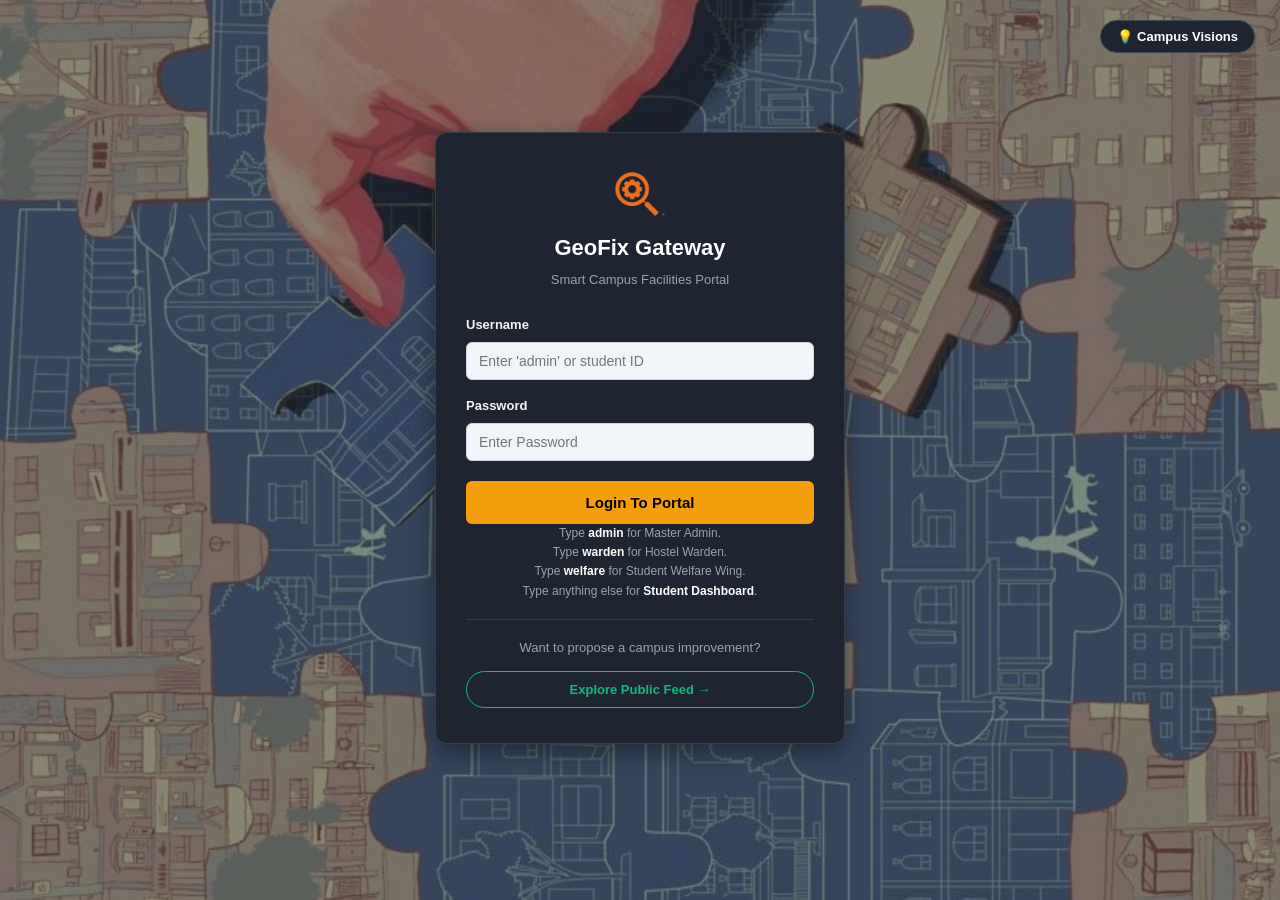
<file: index.html>
<!DOCTYPE html>
<html lang="en">
<head>
  <meta charset="UTF-8">
  <meta name="viewport" content="width=device-width, initial-scale=1.0">
  <title>GeoFix - Login</title>
  <link rel="stylesheet" href="style.css">
  <link rel="stylesheet" href="style-second.css">
</head>
<body>

  <!-- Background overlay structure -->
  <div class="background-wrapper">
    <div class="overlay"></div>
  </div>

  <!-- Header Section with Navigation Controls -->
  <header class="header-nav">
    <nav aria-label="Quick Actions">
      <button type="button" class="btn-vision" onclick="navigateToFeed()">
        &#128161; Campus Visions
      </button>
    </nav>
  </header>

  <!-- Main Content: Centered Login Card -->
  <main class="page-container">
    <section class="card login-card">
      
      <!-- Card Branding Header -->
      <header class="brand-header">
        <img src="logo_ff.png" alt="GeoFix Logo" class="logo-image">
        <h2>GeoFix Gateway</h2>
        <p class="subtitle">Smart Campus Facilities Portal</p>
      </header>

      <!-- User Login Form -->
      <form id="loginForm" method="post" action="#">
        
        <div class="form-group">
          <label for="username">Username</label>
          <input 
            type="text" 
            id="username" 
            name="username" 
            placeholder="Enter 'admin' or student ID" 
            required
          >
        </div>

        <div class="form-group">
          <label for="password">Password</label>
          <input 
            type="password" 
            id="password" 
            name="password" 
            placeholder="Enter Password" 
            required
          >
        </div>

        <button type="submit" id="submitBtn" class="btn-submit">
          Login To Portal
        </button>

      </form>

      <!-- Card Information and Links Footer -->
      <footer class="card-footer">
        <div class="login-hint">
          <p>Type <strong>admin</strong> for Master Admin.</p>
          <p>Type <strong>warden</strong> for Hostel Warden.</p>
          <p>Type <strong>welfare</strong> for Student Welfare Wing.</p>
          <p>Type anything else for <strong>Student Dashboard</strong>.</p>
        </div>

        <hr class="separator">

        <section class="improvement-section">
          <p class="proposal-text">Want to propose a campus improvement?</p>
          <button type="button" class="btn-public-feed" onclick="navigateToFeed()">
            Explore Public Feed &rarr;
          </button>
        </section>
      </footer>

    </section>
  </main>

  <script src="script.js"></script>
</body>
</html>
</file>
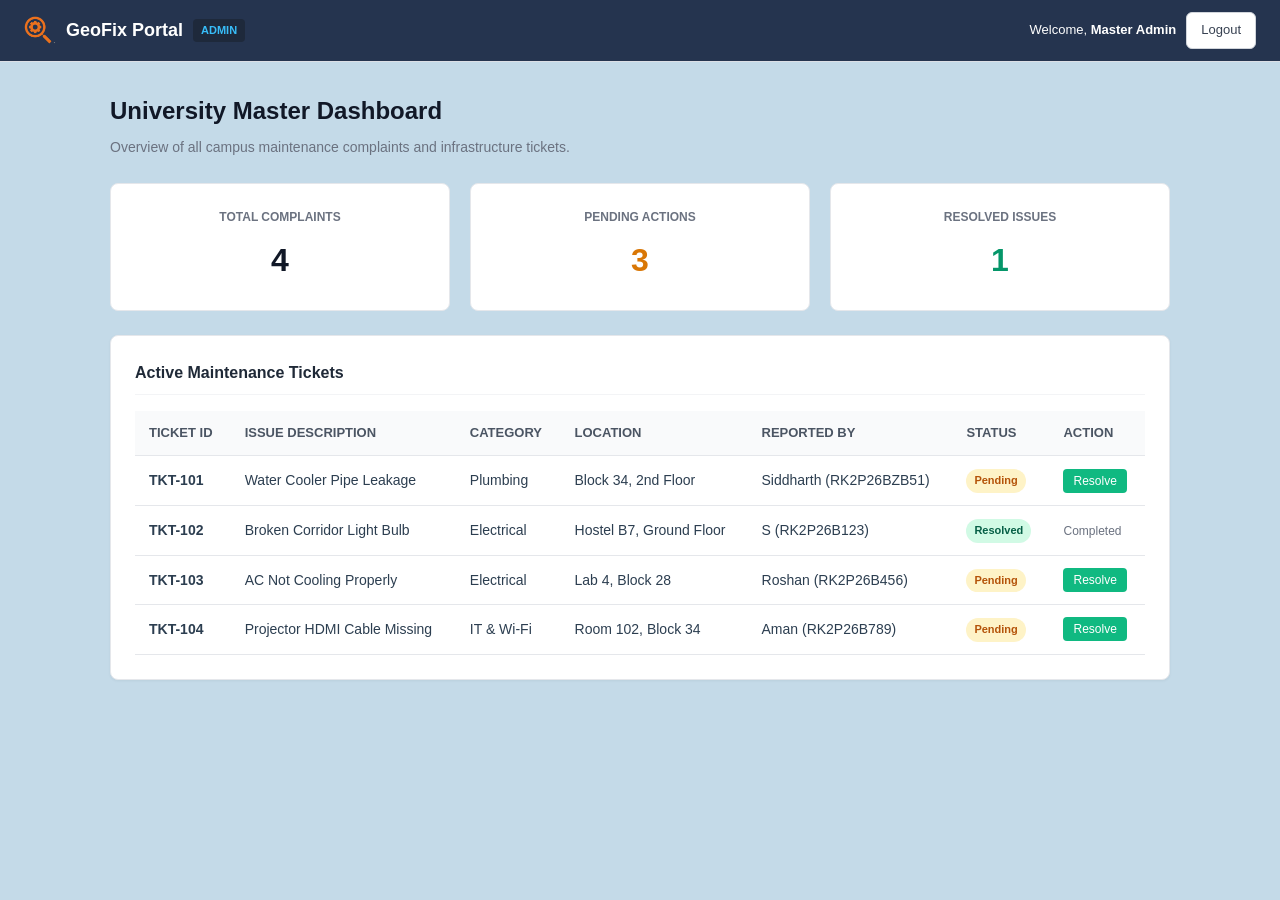
<file: admin.html>
<!DOCTYPE html>
<html lang="en">
<head>
  <meta charset="UTF-8">
  <meta name="viewport" content="width=device-width, initial-scale=1.0">
  <title>GeoFix - Admin Dashboard</title>
  <link rel="stylesheet" href="style.css">
  <link rel="stylesheet" href="style-second.css">
</head>
<body>

  <!-- Top Navigation Bar -->
  <header class="navbar">
    <div class="nav-brand">
      <img src="logo_ff.png" alt="GeoFix Logo">
      <h1>GeoFix Portal</h1>
      <span class="nav-badge" style="background-color: #1e293b; color: #38bdf8;">Admin</span>
    </div>

    <nav class="nav-links" aria-label="Admin Navigation">
      <span id="adminWelcomeText" style="font-size: 13px; color: #ffffff;">Welcome, <strong>Master Admin</strong></span>
      <a href="index.html" class="nav-btn" onclick="logoutUser()">Logout</a>
    </nav>
  </header>

  <!-- Main Content Container -->
  <main class="container">
    
    <header class="page-header">
      <h2 id="adminPageTitle">University Master Dashboard</h2>
      <p id="adminPageSubtitle">Overview of all campus maintenance complaints and infrastructure tickets.</p>
    </header>

    <!-- ========================================================
         1. MAINTENANCE SECTION (Visible for Master Admin & Warden)
         ======================================================== -->
    <div id="maintenance-only">
      <!-- KPI Summary Row (Using Simple CSS Flex) -->
      <section class="stats-grid" aria-label="Complaint Statistics">
        <article class="stat-card">
          <h3>Total Complaints</h3>
          <p class="stat-number" id="statTotal">4</p>
        </article>

        <article class="stat-card">
          <h3>Pending Actions</h3>
          <p class="stat-number stat-pending" id="statPending">3</p>
        </article>

        <article class="stat-card">
          <h3>Resolved Issues</h3>
          <p class="stat-number stat-resolved" id="statResolved">1</p>
        </article>
      </section>

      <!-- Complaints Data Table Card -->
      <section class="card">
        <h3 class="card-title">Active Maintenance Tickets</h3>

        <div class="table-responsive">
          <table id="complaintsTable">
            <thead>
              <tr>
                <th>Ticket ID</th>
                <th>Issue Description</th>
                <th>Category</th>
                <th>Location</th>
                <th>Reported By</th>
                <th>Status</th>
                <th>Action</th>
              </tr>
            </thead>
            <tbody id="tableBody">
              <tr data-status="Pending">
                <td><strong>TKT-101</strong></td>
                <td>Water Cooler Pipe Leakage</td>
                <td>Plumbing</td>
                <td>Block 34, 2nd Floor</td>
                <td>Siddharth (RK2P26BZB51)</td>
                <td><span class="badge badge-pending">Pending</span></td>
                <td><button type="button" class="btn-action" onclick="resolveTicket(this, 'TKT-101')">Resolve</button></td>
              </tr>
              <tr data-status="Resolved">
                <td><strong>TKT-102</strong></td>
                <td>Broken Corridor Light Bulb</td>
                <td>Electrical</td>
                <td>Hostel B7, Ground Floor</td>
                <td>S (RK2P26B123)</td>
                <td><span class="badge badge-resolved">Resolved</span></td>
                <td><span style="color: #6b7280; font-size: 12px;">Completed</span></td>
              </tr>
              <tr data-status="Pending">
                <td><strong>TKT-103</strong></td>
                <td>AC Not Cooling Properly</td>
                <td>Electrical</td>
                <td>Lab 4, Block 28</td>
                <td>Roshan (RK2P26B456)</td>
                <td><span class="badge badge-pending">Pending</span></td>
                <td><button type="button" class="btn-action" onclick="resolveTicket(this, 'TKT-103')">Resolve</button></td>
              </tr>
              <tr data-status="Pending">
                <td><strong>TKT-104</strong></td>
                <td>Projector HDMI Cable Missing</td>
                <td>IT & Wi-Fi</td>
                <td>Room 102, Block 34</td>
                <td>Aman (RK2P26B789)</td>
                <td><span class="badge badge-pending">Pending</span></td>
                <td><button type="button" class="btn-action" onclick="resolveTicket(this, 'TKT-104')">Resolve</button></td>
              </tr>
            </tbody>
          </table>
        </div>
      </section>
    </div>

    <!-- ========================================================
         2. STUDENT WELFARE SECTION (Visible for Welfare Officer)
         ======================================================== -->
    <section id="welfare-ideas-section" class="card" style="display: none;">
      <div style="margin-bottom: 16px; padding-bottom: 10px; border-bottom: 1px solid #f3f4f6;">
        <h3 style="font-size: 18px; color: #111827; margin-bottom: 0;">&#128161; Qualified Student Initiatives</h3>
      </div>

      <!-- Initiative Approval Card -->
      <article class="card" style="background-color: #f8fafc; border: 1px solid #e2e8f0; margin-bottom: 0;">
        <div style="display: flex; justify-content: space-between; align-items: center; flex-wrap: wrap; gap: 16px;">
          <div>
            <h4 style="font-size: 16px; color: #111827; margin-bottom: 4px;">Open-Air Study Lounge (Block 34)</h4>
            <p style="font-size: 13px; color: #4b5563; margin-bottom: 0;">
              Proposed by: <strong>Siddharth Kumar</strong> &bull; Total Community Upvotes: <strong>50/50</strong>
            </p>
          </div>
          
          <div id="welfareActionButtons" style="display: flex; gap: 10px;">
            <button type="button" class="btn-secondary" style="color: #dc2626; border-color: #fca5a5;" onclick="reviewProposal('rejected')">
              Reject
            </button>
            <button type="button" class="btn-action" onclick="reviewProposal('approved')">
              &#10003; Approve Initiative
            </button>
          </div>
        </div>
      </article>
    </section>

  </main>

  <script src="script.js"></script>
</body>
</html>
</file>
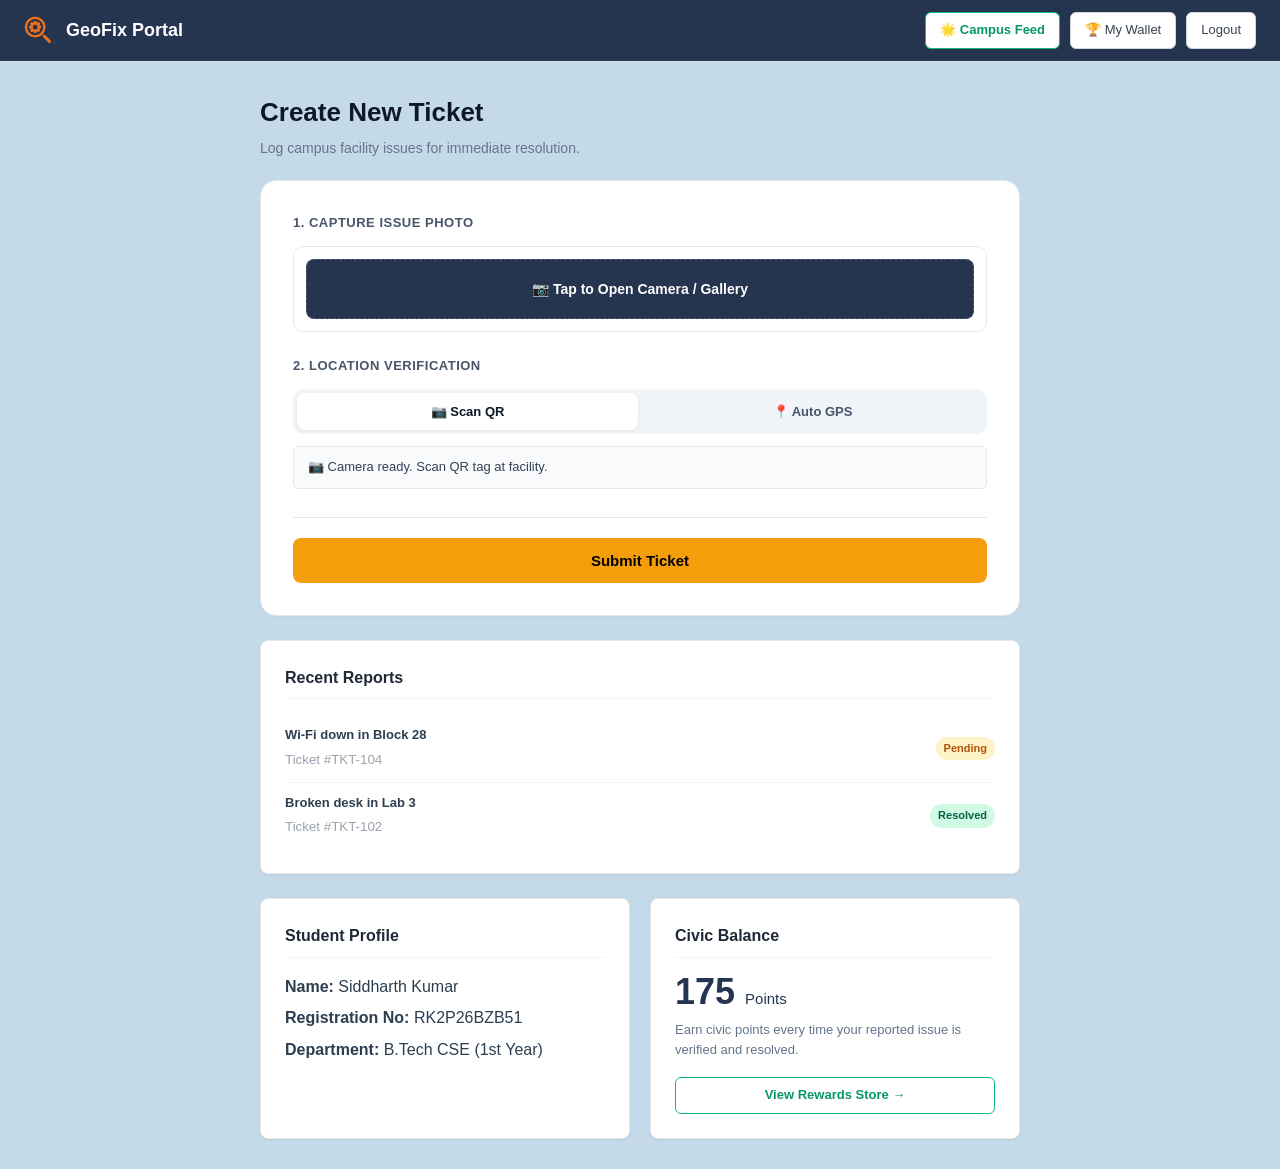
<file: dashboard.html>
<!DOCTYPE html>
<html lang="en">
<head>
  <meta charset="UTF-8">
  <meta name="viewport" content="width=device-width, initial-scale=1.0">
  <title>GeoFix - Student Dashboard</title>
  <link rel="stylesheet" href="style.css">
  <link rel="stylesheet" href="style-second.css">
</head>
<body>

  <!-- Top Navigation Bar -->
  <header class="navbar">
    <div class="nav-brand">
      <img src="logo_ff.png" alt="GeoFix Logo">
      <h1>GeoFix Portal</h1>
    </div>

    <nav class="nav-links" aria-label="Student Navigation">
      <a href="feed.html" class="nav-btn nav-btn-outline">&#127775; Campus Feed</a>
      <a href="rewards.html" class="nav-btn">&#127942; My Wallet</a>
      <a href="index.html" class="nav-btn" onclick="logoutUser()">Logout</a>
    </nav>
  </header>

  <!-- Main Content Container (Centered Single Column Layout) -->
  <main class="container dashboard-container">
    
    <!-- Header Section -->
    <header class="page-header" style="margin-bottom: 20px;">
      <h2 style="font-size: 26px; font-weight: 700; color: #0f172a; margin-bottom: 4px;">Create New Ticket</h2>
      <p style="color: #64748b; font-size: 14px;">Log campus facility issues for immediate resolution.</p>
    </header>

    <!-- 1. Ticket Creation Card -->
    <article class="ticket-card">
      <form id="ticketForm" method="post" action="#" onsubmit="handleTicketSubmit(event)">
        
        <!-- STEP 1: CAPTURE ISSUE PHOTO -->
        <div class="ticket-step">
          <label class="step-label">1. CAPTURE ISSUE PHOTO</label>
          <div class="photo-upload-wrapper">
            <input 
              type="file" 
              id="ticketPhoto" 
              accept="image/*" 
              capture="environment" 
              onchange="previewPhoto(this)"
            >
            <div class="photo-dashed-box" id="uploadLabel">
              &#128247; Tap to Open Camera / Gallery
            </div>
          </div>

          <!-- AI Processing Simulation (Hidden by default) -->
          <div id="aiProcessingBox" class="ai-processing-box" style="display: none;">
            <div class="spinner"></div>
            <div class="processing-text">
              <strong>AI Analyzing Issue Photo...</strong>
              <p>Detecting facility category and severity level</p>
            </div>
          </div>

          <!-- AI Verdict Box (Appears after analysis) -->
          <div id="aiVerdictBox" class="ai-verdict-box" style="display: none;">
            <div class="verdict-header">
              <span class="verdict-tag">&#129302; AI Detected</span>
            </div>
            <p class="verdict-title">
              Detected Issue: <strong>Plumbing Leakage (High Priority)</strong>
            </p>
            <div id="aiActionButtons" class="verdict-actions">
              <button type="button" class="btn-confirm" onclick="setCategory('Plumbing')">
                &#10003; Confirm
              </button>
              <button type="button" class="btn-edit" onclick="document.getElementById('manualCategoryBox').style.display='block'">
                &#9998; Edit Manually
              </button>
            </div>
            <!-- Manual Category Dropdown (Shown on Edit Manually) -->
            <div id="manualCategoryBox" class="manual-category-box" style="display: none;">
              <label for="manualCategorySelect">Select Category:</label>
              <select id="manualCategorySelect" onchange="setCategory(this.value)">
                <option value="Plumbing" selected>Plumbing</option>
                <option value="Electrical">Electrical</option>
                <option value="IT & Wi-Fi">IT & Wi-Fi</option>
                <option value="Carpentry">Carpentry & Furniture</option>
                <option value="Cleanliness">Cleanliness & Sanitation</option>
              </select>
            </div>
          </div>
        </div>

        <!-- STEP 2: LOCATION VERIFICATION -->
        <div class="ticket-step">
          <label class="step-label">2. LOCATION VERIFICATION</label>
          <div class="segmented-control" role="group" aria-label="Location Verification">
            <button 
              type="button" 
              class="segment-btn active" 
              id="btnQR" 
              onclick="selectLocationMethod('QR')"
            >
              &#128247; Scan QR
            </button>
            <button 
              type="button" 
              class="segment-btn" 
              id="btnGPS" 
              onclick="selectLocationMethod('GPS')"
            >
              &#128205; Auto GPS
            </button>
          </div>

          <!-- Location feedback bar -->
          <div id="locationFeedback" class="location-info-box">
            <span id="locationText">&#128247; Camera ready. Scan QR tag at facility.</span>
          </div>
        </div>

        <!-- Subtle Horizontal Divider -->
        <hr class="ticket-divider">

        <!-- Golden/Amber Submit Button -->
        <button type="submit" id="btnSubmitTicket" class="btn-submit-ticket">
          Submit Ticket
        </button>

      </form>
    </article>

    <!-- 2. Recent Reports Card (Placed directly below Submit Ticket) -->
    <article class="card" style="margin-top: 24px;">
      <h3 class="card-title">Recent Reports</h3>
      <ul id="recentReportsList" style="list-style: none;">
        <li style="padding: 10px 0; border-bottom: 1px solid #f3f4f6; display: flex; justify-content: space-between; align-items: center;">
          <div>
            <strong style="font-size: 13px; display: block;">Wi-Fi down in Block 28</strong>
            <small style="color: #9ca3af;">Ticket #TKT-104</small>
          </div>
          <span class="badge badge-pending">Pending</span>
        </li>
        <li style="padding: 10px 0; display: flex; justify-content: space-between; align-items: center;">
          <div>
            <strong style="font-size: 13px; display: block;">Broken desk in Lab 3</strong>
            <small style="color: #9ca3af;">Ticket #TKT-102</small>
          </div>
          <span class="badge badge-resolved">Resolved</span>
        </li>
      </ul>
    </article>

    <!-- 3. Bottom Section: Student Profile & Civic Rewards Balance (Underneath on Laptop View Too) -->
    <section class="bottom-info-grid" aria-label="Student Account and Rewards">
      
      <!-- Student Profile Card -->
      <article class="card" style="margin-bottom: 0;">
        <h3 class="card-title">Student Profile</h3>
        <p><strong>Name:</strong> <span id="studentName">Siddharth Kumar</span></p>
        <p style="margin-top: 6px;"><strong>Registration No:</strong> RK2P26BZB51</p>
        <p style="margin-top: 6px;"><strong>Department:</strong> B.Tech CSE (1st Year)</p>
      </article>

      <!-- Civic Balance Card -->
      <article class="card" style="margin-bottom: 0;">
        <h3 class="card-title">Civic Balance</h3>
        <p style="font-size: 36px; font-weight: bold; color: #25344F; line-height: 1;">
          175 <span style="font-size: 15px; color: #25344F; font-weight: normal;">Points</span>
        </p>
        <p style="font-size: 13px; color: #64748b; margin: 10px 0 16px 0;">
          Earn civic points every time your reported issue is verified and resolved.
        </p>
        <a href="rewards.html" class="nav-btn nav-btn-outline" style="text-align: center; display: block;">
          View Rewards Store &rarr;
        </a>
      </article>

    </section>

  </main>

  <script src="script.js"></script>
</body>
</html>
</file>
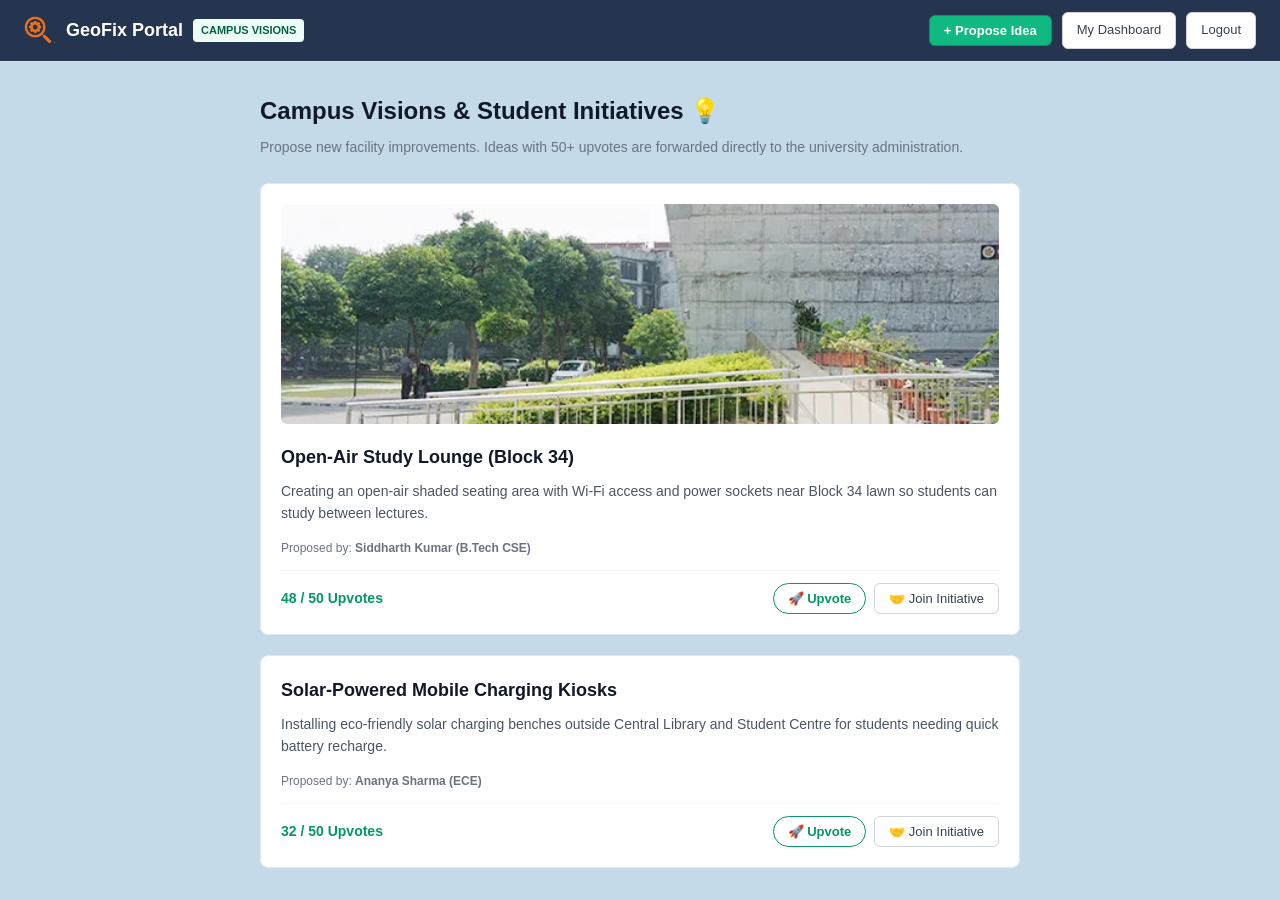
<file: feed.html>
<!DOCTYPE html>
<html lang="en">
<head>
  <meta charset="UTF-8">
  <meta name="viewport" content="width=device-width, initial-scale=1.0">
  <title>GeoFix - Campus Visions</title>
  <link rel="stylesheet" href="style.css">
  <link rel="stylesheet" href="style-second.css">
</head>
<body>

  <!-- Top Navigation Bar -->
  <header class="navbar">
    <div class="nav-brand">
      <img src="logo_ff.png" alt="GeoFix Logo">
      <h1>GeoFix Portal</h1>
      <span class="nav-badge" style="background-color: #ecfdf5; color: #065f46;">Campus Visions</span>
    </div>

    <nav class="nav-links" aria-label="Campus Visions Navigation">
      <button type="button" class="nav-btn nav-btn-green" onclick="toggleProposalForm()">+ Propose Idea</button>
      <a href="dashboard.html" class="nav-btn">My Dashboard</a>
      <a href="index.html" class="nav-btn" onclick="logoutUser()">Logout</a>
    </nav>
  </header>

  <!-- Main Content Container -->
  <main class="container" style="max-width: 800px;">
    
    <header class="page-header">
      <h2>Campus Visions & Student Initiatives &#128161;</h2>
      <p>Propose new facility improvements. Ideas with 50+ upvotes are forwarded directly to the university administration.</p>
    </header>

    <!-- Proposal Form (Toggleable or shown on demand) -->
    <section id="proposalFormCard" class="card" style="display: none;">
      <h3 class="card-title">Propose a New Campus Improvement</h3>
      
      <form onsubmit="handleNewIdea(event)">
        <div class="form-group">
          <label for="ideaTitle">Proposal Title</label>
          <input 
            type="text" 
            id="ideaTitle" 
            placeholder="e.g. Filtered Cold Water Dispenser near Block 34" 
            required
          >
        </div>

        <div class="form-group">
          <label for="ideaLocation">Target Area / Block</label>
          <input 
            type="text" 
            id="ideaLocation" 
            placeholder="e.g. Central Library Lawns or Block 34" 
            required
          >
        </div>

        <div class="form-group">
          <label for="ideaDesc">Proposal Details</label>
          <textarea 
            id="ideaDesc" 
            rows="3" 
            placeholder="Explain why this improvement is needed for students..." 
            required
          ></textarea>
        </div>

        <div class="form-group">
          <label for="ideaPhoto">Attach Photo (Optional)</label>
          <input 
            type="file" 
            id="ideaPhoto" 
            accept="image/*"
          >
        </div>

        <div style="display: flex; gap: 10px;">
          <button type="submit" class="btn-primary" style="flex: 1;">Post Proposal</button>
          <button type="button" class="btn-secondary" onclick="toggleProposalForm()">Cancel</button>
        </div>
      </form>
    </section>

    <!-- Feed List Container -->
    <section id="feedContainer" aria-label="Campus Initiatives Feed">
      
      <!-- Existing Initiative Card 1 -->
      <article class="idea-card">
        <img src="default-img.webp" alt="Campus Open Study Space" class="idea-image">
        <h3>Open-Air Study Lounge (Block 34)</h3>
        <p>
          Creating an open-air shaded seating area with Wi-Fi access and power sockets near Block 34 lawn so students can study between lectures.
        </p>
        <p style="font-size: 12px; color: #6b7280; margin-bottom: 12px;">
          Proposed by: <strong>Siddharth Kumar (B.Tech CSE)</strong>
        </p>

        <footer class="idea-footer">
          <span class="vote-counter" id="voteCount1">48 / 50 Upvotes</span>
          <div style="display: flex; gap: 8px;">
            <button type="button" class="btn-vote" onclick="upvoteIdea('voteCount1')">&#128640; Upvote</button>
            <button type="button" class="nav-btn" onclick="joinInitiativeTeam(this)">&#129309; Join Initiative</button>
          </div>
        </footer>
      </article>

      <!-- Existing Initiative Card 2 -->
      <article class="idea-card">
        <h3>Solar-Powered Mobile Charging Kiosks</h3>
        <p>
          Installing eco-friendly solar charging benches outside Central Library and Student Centre for students needing quick battery recharge.
        </p>
        <p style="font-size: 12px; color: #6b7280; margin-bottom: 12px;">
          Proposed by: <strong>Ananya Sharma (ECE)</strong>
        </p>

        <footer class="idea-footer">
          <span class="vote-counter" id="voteCount2">32 / 50 Upvotes</span>
          <div style="display: flex; gap: 8px;">
            <button type="button" class="btn-vote" onclick="upvoteIdea('voteCount2')">&#128640; Upvote</button>
            <button type="button" class="nav-btn" onclick="joinInitiativeTeam(this)">&#129309; Join Initiative</button>
          </div>
        </footer>
      </article>

    </section>

  </main>

  <script src="script.js"></script>
</body>
</html>
</file>
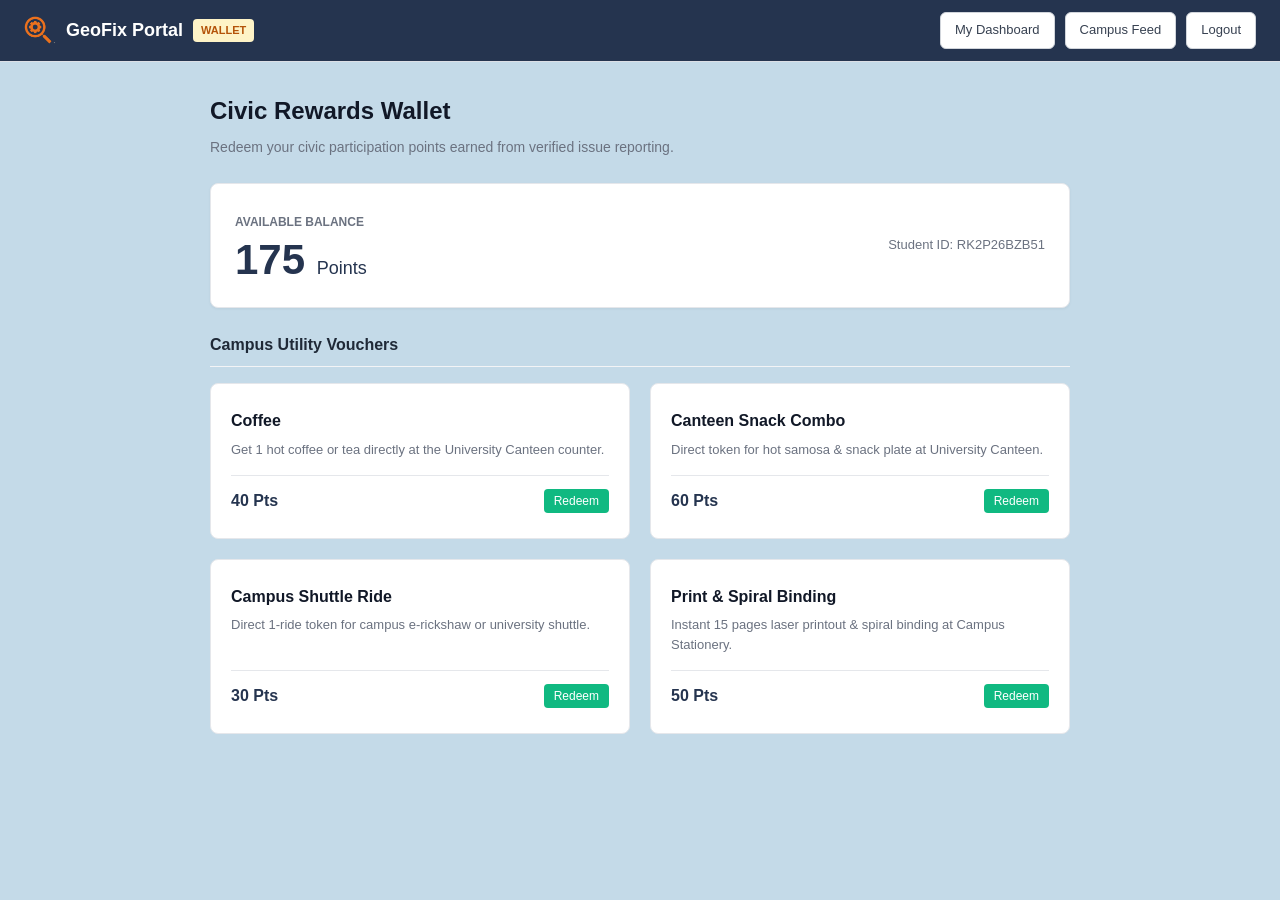
<file: rewards.html>
<!DOCTYPE html>
<html lang="en">
<head>
  <meta charset="UTF-8">
  <meta name="viewport" content="width=device-width, initial-scale=1.0">
  <title>GeoFix - Civic Rewards Wallet</title>
  <link rel="stylesheet" href="style.css">
  <link rel="stylesheet" href="style-second.css">
</head>
<body>

  <!-- Top Navigation Bar -->
  <header class="navbar">
    <div class="nav-brand">
      <img src="logo_ff.png" alt="GeoFix Logo">
      <h1>GeoFix Portal</h1>
      <span class="nav-badge" style="background-color: #fef3c7; color: #b45309;">Wallet</span>
    </div>

    <nav class="nav-links" aria-label="Wallet Navigation">
      <a href="dashboard.html" class="nav-btn">My Dashboard</a>
      <a href="feed.html" class="nav-btn">Campus Feed</a>
      <a href="index.html" class="nav-btn" onclick="logoutUser()">Logout</a>
    </nav>
  </header>

  <!-- Main Content Container -->
  <main class="container" style="max-width: 900px;">
    
    <header class="page-header">
      <h2>Civic Rewards Wallet</h2>
      <p>Redeem your civic participation points earned from verified issue reporting.</p>
    </header>

    <!-- Point Balance Summary Card -->
    <section class="card">
      <div style="display: flex; justify-content: space-between; align-items: center; flex-wrap: wrap; gap: 16px;">
        <div>
          <span style="font-size: 12px; color: #6b7280; text-transform: uppercase; font-weight: bold;">
            Available Balance
          </span>
          <p style="font-size: 42px; font-weight: bold; color: #25344F; line-height: 1.1; margin-top: 4px;">
            <span id="civicBalance">175</span> <span style="font-size: 18px; color: #25344F; font-weight: normal;">Points</span>
          </p>
        </div>
        <div style="text-align: right;">
          <p style="font-size: 13px; color: #6b7280;">Student ID: RK2P26BZB51</p>
        </div>
      </div>
    </section>

    <!-- Available Campus Utilities Section -->
    <section>
      <h3 class="card-title">Campus Utility Vouchers</h3>
      
      <div class="stats-grid" style="display: grid; grid-template-columns: repeat(auto-fit, minmax(340px, 1fr)); gap: 20px;">
        
        <!-- Voucher Card 1 -->
        <article class="stat-card" style="text-align: left; display: flex; flex-direction: column; justify-content: space-between;">
          <div>
            <h4 style="font-size: 16px; color: #111827; margin-bottom: 6px;">Coffee</h4>
            <p style="font-size: 13px; color: #6b7280; line-height: 1.5; margin-bottom: 16px;">
              Get 1 hot coffee or tea directly at the University Canteen counter.
            </p>
          </div>
          <div style="display: flex; justify-content: space-between; align-items: center; padding-top: 12px; border-top: 1px solid #e5e7eb;">
            <strong style="color: #25344F;">40 Pts</strong>
            <button type="button" class="btn-action" onclick="redeemPoints('Coffee', 40)">Redeem</button>
          </div>
        </article>

        <!-- Voucher Card 2 -->
        <article class="stat-card" style="text-align: left; display: flex; flex-direction: column; justify-content: space-between;">
          <div>
            <h4 style="font-size: 16px; color: #111827; margin-bottom: 6px;">Canteen Snack Combo</h4>
            <p style="font-size: 13px; color: #6b7280; line-height: 1.5; margin-bottom: 16px;">
              Direct token for hot samosa &amp; snack plate at University Canteen.
            </p>
          </div>
          <div style="display: flex; justify-content: space-between; align-items: center; padding-top: 12px; border-top: 1px solid #e5e7eb;">
            <strong style="color: #25344F;">60 Pts</strong>
            <button type="button" class="btn-action" onclick="redeemPoints('Canteen Snack Combo', 60)">Redeem</button>
          </div>
        </article>

        <!-- Voucher Card 3 -->
        <article class="stat-card" style="text-align: left; display: flex; flex-direction: column; justify-content: space-between;">
          <div>
            <h4 style="font-size: 16px; color: #111827; margin-bottom: 6px;">Campus Shuttle Ride</h4>
            <p style="font-size: 13px; color: #6b7280; line-height: 1.5; margin-bottom: 16px;">
              Direct 1-ride token for campus e-rickshaw or university shuttle.
            </p>
          </div>
          <div style="display: flex; justify-content: space-between; align-items: center; padding-top: 12px; border-top: 1px solid #e5e7eb;">
            <strong style="color: #25344F;">30 Pts</strong>
            <button type="button" class="btn-action" onclick="redeemPoints('Campus Shuttle Ride', 30)">Redeem</button>
          </div>
        </article>

        <!-- Voucher Card 4 -->
        <article class="stat-card" style="text-align: left; display: flex; flex-direction: column; justify-content: space-between;">
          <div>
            <h4 style="font-size: 16px; color: #111827; margin-bottom: 6px;">Print &amp; Spiral Binding</h4>
            <p style="font-size: 13px; color: #6b7280; line-height: 1.5; margin-bottom: 16px;">
              Instant 15 pages laser printout &amp; spiral binding at Campus Stationery.
            </p>
          </div>
          <div style="display: flex; justify-content: space-between; align-items: center; padding-top: 12px; border-top: 1px solid #e5e7eb;">
            <strong style="color: #25344F;">50 Pts</strong>
            <button type="button" class="btn-action" onclick="redeemPoints('Print & Spiral Binding', 50)">Redeem</button>
          </div>
        </article>

      </div>
    </section>

  </main>

  <script src="script.js"></script>
</body>
</html>
</file>
<file: style.css>
* {
  box-sizing: border-box;
  margin: 0;
  padding: 0;
}

body {
  font-family: Arial, Helvetica, sans-serif;
  background-color: #c4dae8;
  color: #2c3e50;
  line-height: 1.6;
  min-height: 100vh;
}

.navbar {
  display: flex;
  justify-content: space-between;
  align-items: center;
  background-color: #25344F;
  padding: 12px 24px;
  border-bottom: 1px solid #dcdfe6;
  position: sticky;
  top: 0;
  z-index: 50;
}

.nav-brand {
  display: flex;
  align-items: center;
  gap: 10px;
}

.nav-brand img {
  width: 32px;
  height: 32px;
  object-fit: contain;
  background: transparent;
  border: none;
}

.nav-brand h1 {
  font-size: 18px;
  font-weight: bold;
  color: #ffffff;
}

#adminWelcomeText,
#adminWelcomeText strong {
  color: #ffffff !important;
}

.nav-badge {
  background-color: #e5e7eb;
  color: #4b5563;
  font-size: 11px;
  padding: 3px 8px;
  border-radius: 4px;
  font-weight: bold;
  text-transform: uppercase;
}

.nav-links {
  display: flex;
  align-items: center;
  gap: 10px;
}

#adminWelcomeText {
  color: #ffffff !important;
}

.nav-btn {
  background-color: #ffffff;
  color: #374151;
  border: 1px solid #d1d5db;
  padding: 7px 14px;
  border-radius: 6px;
  font-size: 13px;
  cursor: pointer;
  text-decoration: none;
  display: inline-block;
}

.nav-btn:hover {
  background-color: #f3f4f6;
}

.nav-btn-green {
  background-color: #10b981;
  color: #ffffff;
  border: 1px solid #059669;
  font-weight: bold;
}

.nav-btn-green:hover {
  background-color: #059669;
}

.nav-btn-outline {
  border-color: #10b981;
  color: #059669;
  font-weight: bold;
}

.nav-btn-outline:hover {
  background-color: #ecfdf5;
}

.container {
  max-width: 1100px;
  margin: 30px auto;
  padding: 0 20px;
}

.page-header {
  margin-bottom: 24px;
}

.page-header h2 {
  font-size: 24px;
  color: #111827;
  margin-bottom: 6px;
}

.page-header p {
  color: #6b7280;
  font-size: 14px;
}

/* 2-Column Responsive Dashboard Layout */
.dashboard-grid {
  display: grid;
  grid-template-columns: 2fr 1fr;
  gap: 24px;
}

/* Standard Clean Card (Solid, no glassmorphism) */
.card {
  background-color: #ffffff;
  border: 1px solid #e5e7eb;
  border-radius: 8px;
  padding: 24px;
  margin-bottom: 24px;
  box-shadow: 0 1px 3px rgba(0, 0, 0, 0.05);
}

.card-title {
  font-size: 16px;
  font-weight: bold;
  color: #1f2937;
  margin-bottom: 16px;
  padding-bottom: 8px;
  border-bottom: 1px solid #f3f4f6;
}


.form-group {
  margin-bottom: 16px;
  text-align: left;
}

.form-group label {
  display: block;
  font-size: 13px;
  font-weight: bold;
  color: #374151;
  margin-bottom: 6px;
}

.form-group input[type="text"],
.form-group input[type="password"],
.form-group select,
.form-group textarea {
  width: 100%;
  padding: 10px 12px;
  border: 1px solid #d1d5db;
  border-radius: 6px;
  font-size: 14px;
  font-family: inherit;
  color: #1f2937;
  background-color: #ffffff;
  outline: none;
}

.form-group input:focus,
.form-group select:focus,
.form-group textarea:focus {
  border-color: #f59e0b;
  box-shadow: 0 0 0 2px rgba(245, 158, 11, 0.2);
}

.form-group textarea {
  resize: vertical;
  min-height: 80px;
}

.file-upload-box {
  border: 2px dashed #d1d5db;
  background-color: #f9fafb;
  padding: 18px;
  text-align: center;
  border-radius: 6px;
}

.file-upload-box input[type="file"] {
  display: block;
  margin: 8px auto 0 auto;
  font-size: 13px;
}

/* Standard Buttons */
.btn-primary {
  width: 100%;
  background-color: #f59e0b;
  color: #000000;
  border: none;
  padding: 12px;
  border-radius: 6px;
  font-size: 14px;
  font-weight: bold;
  cursor: pointer;
}

.btn-primary:hover {
  background-color: #d97706;
}

.btn-secondary {
  background-color: #f3f4f6;
  color: #374151;
  border: 1px solid #d1d5db;
  padding: 8px 14px;
  border-radius: 6px;
  font-size: 13px;
  cursor: pointer;
}

.btn-secondary:hover {
  background-color: #e5e7eb;
}


.stats-grid {
  display: flex;
  gap: 20px;
  margin-bottom: 24px;
}

.stat-card {
  flex: 1;
  background-color: #ffffff;
  border: 1px solid #e5e7eb;
  border-radius: 8px;
  padding: 24px 20px;
  text-align: center;
}

@media screen and (max-width: 650px) {
  .stats-grid {
    flex-direction: column;
  }
}

.stat-card h3 {
  font-size: 12px;
  color: #6b7280;
  text-transform: uppercase;
  margin-bottom: 8px;
}

.stat-number {
  font-size: 32px;
  font-weight: bold;
  color: #111827;
}

.stat-pending {
  color: #d97706;
}

.stat-resolved {
  color: #059669;
}


.table-responsive {
  width: 100%;
  overflow-x: auto;
}

table {
  width: 100%;
  border-collapse: collapse;
  font-size: 14px;
  text-align: left;
}

table th,
table td {
  padding: 12px 14px;
  border-bottom: 1px solid #e5e7eb;
}

table th {
  background-color: #f9fafb;
  color: #4b5563;
  font-weight: bold;
  font-size: 13px;
  text-transform: uppercase;
}

table tr:hover {
  background-color: #f9fafb;
}


.status-msg {
  display: none;
  background-color: #1f2937;
  color: #ffffff;
  position: fixed;
  bottom: 20px;
  right: 20px;
  padding: 10px 18px;
  border-radius: 6px;
  font-size: 13px;
  z-index: 100;
}


.login-body {
  background-image: url('newbg.jpeg');
  background-size: cover;
  background-position: center;
  min-height: 100vh;
  position: relative;
}

.login-overlay {
  position: absolute;
  top: 0;
  left: 0;
  width: 100%;
  height: 100%;
  background-color: rgba(0, 0, 0, 0.45);
}

.login-center {
  position: relative;
  z-index: 10;
  display: flex;
  justify-content: center;
  align-items: center;
  min-height: 100vh;
  padding: 20px;
}

.solid-card {
  background-color: #1e2530;
  color: #ffffff;
  border: 1px solid #333d4d;
  border-radius: 10px;
  width: 100%;
  max-width: 400px;
  padding: 32px 28px;
  text-align: center;
  box-shadow: 0 6px 20px rgba(0, 0, 0, 0.4);
}

.solid-card h2 {
  color: #ffffff;
  font-size: 22px;
  margin: 6px 0 4px 0;
}

.solid-card .subtitle {
  color: #9aa3af;
  font-size: 13px;
  margin-bottom: 22px;
}

.solid-card label {
  color: #f3f4f6;
}

.solid-card .instructions {
  margin-top: 18px;
  font-size: 12px;
  color: #9aa3af;
  line-height: 1.6;
}

.solid-card hr {
  border: none;
  border-top: 1px solid #333d4d;
  margin: 16px 0;
}

.btn-outline-green {
  width: 100%;
  background: transparent;
  color: #10b981;
  border: 1px solid #10b981;
  padding: 9px 16px;
  border-radius: 20px;
  font-size: 13px;
  font-weight: bold;
  cursor: pointer;
}

.btn-outline-green:hover {
  background-color: rgba(16, 185, 129, 0.1);
}

@media screen and (max-width: 768px) {
  .dashboard-grid {
    grid-template-columns: 1fr;
  }

  .navbar {
    flex-direction: column;
    gap: 12px;
    align-items: stretch;
    padding: 12px 16px;
  }

  .nav-brand {
    justify-content: space-between;
    width: 100%;
  }

  .nav-links {
    width: 100%;
    display: flex;
    flex-wrap: wrap;
    gap: 8px;
    align-items: center;
  }

  .nav-links .nav-btn {
    padding: 6px 10px;
    font-size: 12px;
  }
}



.background-wrapper {
  position: fixed;
  top: 0;
  left: 0;
  width: 100%;
  height: 100%;
  background-image: url('newbg.jpeg');
  background-size: cover;
  background-position: center;
  background-repeat: no-repeat;
  z-index: -2;
}

.overlay {
  position: absolute;
  top: 0;
  left: 0;
  width: 100%;
  height: 100%;
  background-color: rgba(0, 0, 0, 0.45);
  z-index: -1;
}

.header-nav {
  position: absolute;
  top: 20px;
  right: 25px;
  z-index: 10;
}

.header-nav nav {
  display: flex;
  align-items: center;
  gap: 10px;
}

.btn-vision {
  background-color: #1e2430;
  color: #ffffff;
  border: 1px solid #3d4758;
  padding: 8px 16px;
  border-radius: 20px;
  font-size: 13px;
  font-weight: bold;
  cursor: pointer;
}

.btn-vision:hover {
  background-color: #2b3444;
}

.page-container {
  display: flex;
  justify-content: center;
  align-items: center;
  min-height: 100vh;
  padding: 20px;
}

.login-card {
  background-color: #1e2530;
  border: 1px solid #333d4d;
  border-radius: 12px;
  width: 100%;
  max-width: 410px;
  padding: 35px 30px;
  text-align: center;
  box-shadow: 0 8px 24px rgba(0, 0, 0, 0.4);
  color: #ffffff;
}

.brand-header {
  margin-bottom: 25px;
}

.logo-image {
  width: 52px;
  height: 52px;
  margin: 0 auto 10px auto;
  display: block;
  object-fit: contain;
  background: transparent;
  border: none;
}

.brand-header h2 {
  font-size: 22px;
  font-weight: bold;
  color: #ffffff;
  margin-bottom: 4px;
}

.brand-header .subtitle {
  font-size: 13px;
  color: #9aa3af;
}

.login-card .form-group label {
  color: #f3f4f6;
}

.login-card .form-group input {
  background-color: #f1f5f9;
  border: 1px solid #cbd5e1;
}

.btn-submit {
  width: 100%;
  background-color: #f59e0b;
  color: #000000;
  border: none;
  padding: 13px;
  border-radius: 6px;
  font-size: 15px;
  font-weight: bold;
  cursor: pointer;
  margin-top: 4px;
}

.btn-submit:hover {
  background-color: #d97706;
}

.login-hint {
  font-size: 12px;
  line-height: 1.6;
  color: #9aa3af;
}

.login-hint strong {
  color: #ffffff;
}

.separator {
  border: none;
  border-top: 1px solid #333d4d;
  margin: 18px 0;
}

.proposal-text {
  font-size: 13px;
  color: #9aa3af;
  margin-bottom: 12px;
}

.btn-public-feed {
  width: 100%;
  background-color: transparent;
  color: #10b981;
  border: 1px solid #10b981;
  padding: 10px 16px;
  border-radius: 24px;
  font-size: 13px;
  font-weight: bold;
  cursor: pointer;
}

.btn-public-feed:hover {
  background-color: rgba(16, 185, 129, 0.12);
  color: #34d399;
  border-color: #34d399;
}

.status-alert {
  display: none;
  position: fixed;
  bottom: 25px;
  right: 25px;
  background-color: #111827;
  color: #ffffff;
  border: 1px solid #374151;
  padding: 10px 18px;
  border-radius: 6px;
  font-size: 13px;
  box-shadow: 0 4px 12px rgba(0, 0, 0, 0.3);
  z-index: 100;
}
</file>
<file: style-second.css>
/* ==========================================================
   GeoFix Portal - Stylesheet Part 2 (Second CSS Module - 40%)
   Topics: Responsive Layouts, UI Components, Form States & Grid
   ========================================================== */

/* ----------------------------------------------------------
   1. Responsive Breakpoints & Navbar Mobile Behavior
   ---------------------------------------------------------- */
@media screen and (max-width: 768px) {
  .dashboard-grid {
    grid-template-columns: 1fr;
  }

  .navbar {
    flex-direction: column;
    gap: 12px;
    align-items: stretch;
    padding: 12px 16px;
  }

  .nav-brand {
    justify-content: space-between;
    width: 100%;
  }

  .nav-links {
    width: 100%;
    display: flex;
    flex-wrap: wrap;
    gap: 8px;
    align-items: center;
  }

  .nav-links .nav-btn {
    padding: 6px 10px;
    font-size: 12px;
  }
}

/* ----------------------------------------------------------
   2. Single Column Dashboard Container & Responsive Grid
   ---------------------------------------------------------- */
.dashboard-container {
  max-width: 800px;
  margin: 30px auto;
  padding: 0 20px;
}

.bottom-info-grid {
  display: grid;
  grid-template-columns: repeat(auto-fit, minmax(280px, 1fr));
  gap: 20px;
  margin-top: 24px;
}

@media screen and (max-width: 650px) {
  .bottom-info-grid {
    grid-template-columns: 1fr;
  }
  .dashboard-container {
    padding: 0 16px;
    margin: 15px auto;
  }
}

/* ----------------------------------------------------------
   3. Ticket Creation Card & Step Architecture
   ---------------------------------------------------------- */
.ticket-card {
  background-color: #ffffff;
  border: 1px solid #e2e8f0;
  border-radius: 16px;
  padding: 32px;
  box-shadow: 0 1px 3px rgba(0, 0, 0, 0.04);
}

.ticket-step {
  margin-bottom: 24px;
}

.step-label {
  display: block;
  font-size: 13px;
  font-weight: 700;
  color: #475569;
  letter-spacing: 0.5px;
  text-transform: uppercase;
  margin-bottom: 12px;
}

/* ----------------------------------------------------------
   4. Custom File / Photo Upload Wrapper (Camera Access)
   ---------------------------------------------------------- */
.photo-upload-wrapper {
  border: 1px solid #e2e8f0;
  border-radius: 10px;
  padding: 12px;
  background-color: #ffffff;
  position: relative;
  cursor: pointer;
}

.photo-upload-wrapper input[type="file"] {
  position: absolute;
  top: 0;
  left: 0;
  width: 100%;
  height: 100%;
  opacity: 0;
  cursor: pointer;
  z-index: 5;
}

.photo-dashed-box {
  border: 1px dashed #4b5d7d;
  background-color: #25344F;
  color: #ffffff;
  padding: 18px;
  border-radius: 8px;
  text-align: center;
  font-size: 14px;
  font-weight: 600;
  transition: background-color 0.2s ease, border-color 0.2s ease;
}

.photo-upload-wrapper:hover .photo-dashed-box {
  background-color: #2f4163;
  border-color: #64748b;
}

/* ----------------------------------------------------------
   5. Interactive Segmented Control (QR vs GPS)
   ---------------------------------------------------------- */
.segmented-control {
  display: flex;
  background-color: #f1f5f9;
  border-radius: 10px;
  padding: 4px;
  gap: 4px;
}

.segment-btn {
  flex: 1;
  background: transparent;
  color: #475569;
  border: none;
  padding: 11px 16px;
  border-radius: 8px;
  font-size: 13px;
  font-weight: 600;
  cursor: pointer;
  font-family: inherit;
  transition: all 0.2s ease;
}

.segment-btn:hover {
  color: #0f172a;
}

.segment-btn.active {
  background-color: #ffffff;
  color: #0f172a;
  box-shadow: 0 1px 3px rgba(0, 0, 0, 0.08);
}

.location-info-box {
  margin-top: 12px;
  padding: 10px 14px;
  background-color: #f8fafc;
  border: 1px solid #e2e8f0;
  border-radius: 6px;
  font-size: 13px;
  color: #334155;
  display: flex;
  align-items: center;
  gap: 8px;
}

.ticket-divider {
  border: none;
  border-top: 1px solid #e2e8f0;
  margin: 28px 0 20px 0;
}

.btn-submit-ticket {
  width: 100%;
  background-color: #f59e0b;
  color: #000000;
  border: none;
  padding: 14px;
  border-radius: 8px;
  font-size: 15px;
  font-weight: 700;
  cursor: pointer;
  font-family: inherit;
  transition: background-color 0.2s ease;
}

.btn-submit-ticket:hover {
  background-color: #d97706;
}

/* ----------------------------------------------------------
   6. AI Issue Processing Simulation & CSS Keyframe Spinner
   ---------------------------------------------------------- */
.ai-processing-box {
  margin-top: 12px;
  background-color: #f8fafc;
  border: 1px solid #e2e8f0;
  border-radius: 8px;
  padding: 14px 16px;
  display: flex;
  align-items: center;
  gap: 12px;
}

.spinner {
  width: 20px;
  height: 20px;
  border: 2px solid #cbd5e1;
  border-top-color: #f59e0b;
  border-radius: 50%;
  animation: spin 0.8s linear infinite;
  flex-shrink: 0;
}

@keyframes spin {
  to { transform: rotate(360deg); }
}

.processing-text strong {
  display: block;
  font-size: 13px;
  color: #d97706;
}

.processing-text p {
  font-size: 12px;
  color: #64748b;
  margin: 0;
}

.ai-verdict-box {
  margin-top: 14px;
  background-color: #f8fafc;
  border: 1px solid #cbd5e1;
  border-radius: 8px;
  padding: 16px;
}

.verdict-header {
  display: flex;
  justify-content: space-between;
  align-items: center;
  margin-bottom: 8px;
}

.verdict-tag {
  font-size: 12px;
  font-weight: 700;
  color: #334155;
  text-transform: uppercase;
}

.confidence-badge {
  background-color: #dcfce7;
  color: #166534;
  font-size: 11px;
  font-weight: 700;
  padding: 2px 8px;
  border-radius: 12px;
}

.verdict-title {
  font-size: 14px;
  color: #1e293b;
  margin-bottom: 12px;
}

.verdict-title strong {
  color: #b45309;
}

.verdict-actions {
  display: flex;
  gap: 10px;
}

.btn-confirm {
  flex: 1;
  background-color: #10b981;
  color: #ffffff;
  border: none;
  padding: 9px 14px;
  border-radius: 6px;
  font-size: 13px;
  font-weight: 600;
  cursor: pointer;
  font-family: inherit;
  transition: background-color 0.2s ease;
}

.btn-confirm:hover {
  background-color: #059669;
}

.btn-edit {
  flex: 1;
  background-color: #ffffff;
  color: #475569;
  border: 1px solid #cbd5e1;
  padding: 9px 14px;
  border-radius: 6px;
  font-size: 13px;
  font-weight: 600;
  cursor: pointer;
  font-family: inherit;
  transition: background-color 0.2s ease;
}

.btn-edit:hover {
  background-color: #f1f5f9;
}

.manual-category-box {
  margin-top: 12px;
  padding-top: 12px;
  border-top: 1px solid #e2e8f0;
}

.manual-category-box label {
  display: block;
  font-size: 12px;
  font-weight: 600;
  color: #475569;
  margin-bottom: 6px;
}

.manual-category-box select {
  width: 100%;
  padding: 8px 10px;
  border: 1px solid #cbd5e1;
  border-radius: 6px;
  font-size: 13px;
  font-family: inherit;
}

/* ----------------------------------------------------------
   7. Dynamic Status Badges & Action Buttons
   ---------------------------------------------------------- */
.badge {
  display: inline-block;
  padding: 3px 8px;
  border-radius: 12px;
  font-size: 11px;
  font-weight: bold;
}

.badge-pending {
  background-color: #fef3c7;
  color: #b45309;
}

.badge-resolved {
  background-color: #d1fae5;
  color: #065f46;
}

.btn-action {
  background-color: #10b981;
  color: #ffffff;
  border: none;
  padding: 5px 10px;
  border-radius: 4px;
  font-size: 12px;
  cursor: pointer;
}

.btn-action:hover {
  background-color: #059669;
}

/* ----------------------------------------------------------
   8. Dynamic Idea Cards (Campus Visions Feed & Voting)
   ---------------------------------------------------------- */
.idea-card {
  background-color: #ffffff;
  border: 1px solid #e5e7eb;
  border-radius: 8px;
  padding: 20px;
  margin-bottom: 20px;
}

.idea-card h3 {
  font-size: 18px;
  color: #111827;
  margin-bottom: 8px;
}

.idea-card p {
  font-size: 14px;
  color: #4b5563;
  margin-bottom: 14px;
}

.idea-image {
  width: 100%;
  max-height: 220px;
  object-fit: cover;
  border-radius: 6px;
  margin-bottom: 12px;
}

.idea-footer {
  display: flex;
  justify-content: space-between;
  align-items: center;
  padding-top: 12px;
  border-top: 1px solid #f3f4f6;
}

.vote-counter {
  font-weight: bold;
  color: #059669;
  font-size: 14px;
}

.btn-vote {
  background-color: transparent;
  color: #059669;
  border: 1px solid #059669;
  padding: 6px 14px;
  border-radius: 16px;
  font-size: 13px;
  font-weight: bold;
  cursor: pointer;
}

.btn-vote:hover {
  background-color: #ecfdf5;
}
</file>
